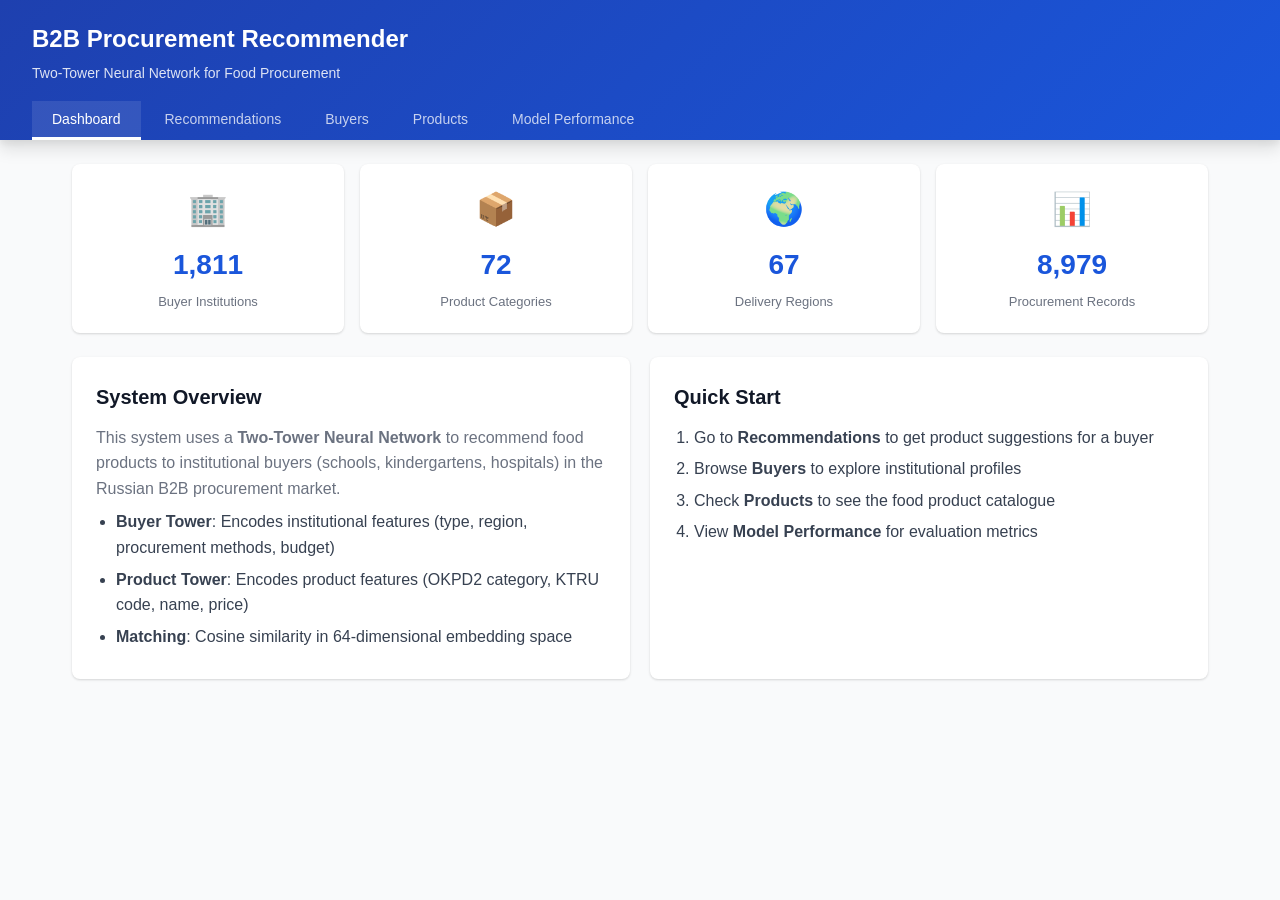
<file: frontend/index.html>
<!DOCTYPE html>
<html lang="en">
<head>
    <meta charset="UTF-8">
    <meta name="viewport" content="width=device-width, initial-scale=1.0">
    <title>B2B Procurement Recommender System</title>
    <link rel="stylesheet" href="src/styles/main.css">
</head>
<body>
    <div id="app">
        <!-- Header -->
        <header class="header">
            <div class="header-content">
                <h1>B2B Procurement Recommender</h1>
                <p class="subtitle">Two-Tower Neural Network for Food Procurement</p>
            </div>
            <nav class="nav">
                <button class="nav-btn active" data-page="dashboard" onclick="showPage('dashboard')">Dashboard</button>
                <button class="nav-btn" data-page="recommend" onclick="showPage('recommend')">Recommendations</button>
                <button class="nav-btn" data-page="buyers" onclick="showPage('buyers')">Buyers</button>
                <button class="nav-btn" data-page="products" onclick="showPage('products')">Products</button>
                <button class="nav-btn" data-page="model" onclick="showPage('model')">Model Performance</button>
            </nav>
        </header>

        <!-- Dashboard Page -->
        <main id="page-dashboard" class="page active">
            <div class="stats-grid">
                <div class="stat-card">
                    <div class="stat-icon">&#x1F3E2;</div>
                    <div class="stat-value" id="stat-buyers">--</div>
                    <div class="stat-label">Buyer Institutions</div>
                </div>
                <div class="stat-card">
                    <div class="stat-icon">&#x1F4E6;</div>
                    <div class="stat-value" id="stat-products">--</div>
                    <div class="stat-label">Product Categories</div>
                </div>
                <div class="stat-card">
                    <div class="stat-icon">&#x1F30D;</div>
                    <div class="stat-value" id="stat-regions">--</div>
                    <div class="stat-label">Delivery Regions</div>
                </div>
                <div class="stat-card">
                    <div class="stat-icon">&#x1F4CA;</div>
                    <div class="stat-value" id="stat-interactions">--</div>
                    <div class="stat-label">Procurement Records</div>
                </div>
            </div>

            <div class="dashboard-grid">
                <div class="card">
                    <h2>System Overview</h2>
                    <p>This system uses a <strong>Two-Tower Neural Network</strong> to recommend food products to institutional buyers (schools, kindergartens, hospitals) in the Russian B2B procurement market.</p>
                    <ul>
                        <li><strong>Buyer Tower</strong>: Encodes institutional features (type, region, procurement methods, budget)</li>
                        <li><strong>Product Tower</strong>: Encodes product features (OKPD2 category, KTRU code, name, price)</li>
                        <li><strong>Matching</strong>: Cosine similarity in 64-dimensional embedding space</li>
                    </ul>
                </div>
                <div class="card">
                    <h2>Quick Start</h2>
                    <ol>
                        <li>Go to <strong>Recommendations</strong> to get product suggestions for a buyer</li>
                        <li>Browse <strong>Buyers</strong> to explore institutional profiles</li>
                        <li>Check <strong>Products</strong> to see the food product catalogue</li>
                        <li>View <strong>Model Performance</strong> for evaluation metrics</li>
                    </ol>
                </div>
            </div>
        </main>

        <!-- Recommendations Page -->
        <main id="page-recommend" class="page">
            <div class="card">
                <h2>Get Recommendations</h2>
                <div class="search-bar">
                    <input type="text" id="inn-input" placeholder="Enter Buyer INN (e.g., 7821007633)" />
                    <select id="k-select">
                        <option value="5">Top 5</option>
                        <option value="10" selected>Top 10</option>
                        <option value="20">Top 20</option>
                    </select>
                    <label class="checkbox-label">
                        <input type="checkbox" id="exclude-purchased" checked />
                        Exclude already purchased
                    </label>
                    <button class="btn-primary" onclick="getRecommendations()">Get Recommendations</button>
                </div>
            </div>

            <div id="rec-loading" class="loading hidden">Loading recommendations...</div>
            <div id="rec-error" class="error hidden"></div>

            <div id="rec-results" class="hidden">
                <div class="card">
                    <h3>Buyer Profile</h3>
                    <div id="buyer-info" class="buyer-info"></div>
                </div>
                <div class="card">
                    <h3>Recommended Products</h3>
                    <div id="rec-table-container"></div>
                </div>
            </div>
        </main>

        <!-- Buyers Page -->
        <main id="page-buyers" class="page">
            <div class="card">
                <h2>Buyer Institutions</h2>
                <div class="search-bar">
                    <input type="text" id="buyer-search-region" placeholder="Filter by region..." />
                    <select id="buyer-search-type">
                        <option value="">All types</option>
                        <option value="preschool">Preschool (MBDOU)</option>
                        <option value="school">School (MBOU)</option>
                        <option value="hospital">Hospital (GBUZ)</option>
                        <option value="federal_institution">Federal Institution</option>
                        <option value="budget_institution">Budget Institution</option>
                    </select>
                    <button class="btn-primary" onclick="searchBuyers()">Search</button>
                </div>
            </div>
            <div id="buyers-loading" class="loading hidden">Loading buyers...</div>
            <div id="buyers-table-container" class="card"></div>
        </main>

        <!-- Products Page -->
        <main id="page-products" class="page">
            <div class="card">
                <h2>Food Product Catalogue</h2>
                <p>All OKPD2 food product categories available in the system.</p>
            </div>
            <div id="products-loading" class="loading hidden">Loading products...</div>
            <div id="products-table-container" class="card"></div>
        </main>

        <!-- Model Performance Page -->
        <main id="page-model" class="page">
            <div class="card">
                <h2>Model Performance Comparison</h2>
                <p>Evaluation results comparing the Two-Tower Neural Network against baseline models.</p>
            </div>
            <div id="model-loading" class="loading hidden">Loading metrics...</div>
            <div id="model-metrics" class="dashboard-grid"></div>
        </main>
    </div>

    <script src="src/app.js"></script>
</body>
</html>
</file>
<file: frontend/src/styles/main.css>
/* ── Reset & Base ─────────────────────────────────────────────────────── */
* { margin: 0; padding: 0; box-sizing: border-box; }

:root {
    --primary: #1a56db;
    --primary-light: #e1effe;
    --primary-dark: #1e40af;
    --success: #059669;
    --warning: #d97706;
    --danger: #dc2626;
    --gray-50: #f9fafb;
    --gray-100: #f3f4f6;
    --gray-200: #e5e7eb;
    --gray-300: #d1d5db;
    --gray-500: #6b7280;
    --gray-700: #374151;
    --gray-900: #111827;
    --radius: 8px;
    --shadow: 0 1px 3px rgba(0,0,0,0.1), 0 1px 2px rgba(0,0,0,0.06);
    --shadow-lg: 0 10px 15px rgba(0,0,0,0.1), 0 4px 6px rgba(0,0,0,0.05);
}

body {
    font-family: -apple-system, BlinkMacSystemFont, 'Segoe UI', Roboto, sans-serif;
    background: var(--gray-50);
    color: var(--gray-900);
    line-height: 1.6;
}

/* ── Header ──────────────────────────────────────────────────────────── */
.header {
    background: linear-gradient(135deg, var(--primary-dark), var(--primary));
    color: white;
    padding: 20px 32px 0;
    box-shadow: var(--shadow-lg);
}

.header-content { margin-bottom: 16px; }
.header h1 { font-size: 24px; font-weight: 700; }
.subtitle { font-size: 14px; opacity: 0.85; margin-top: 4px; }

.nav {
    display: flex;
    gap: 4px;
    overflow-x: auto;
}

.nav-btn {
    background: transparent;
    color: rgba(255,255,255,0.75);
    border: none;
    padding: 10px 20px;
    font-size: 14px;
    font-weight: 500;
    cursor: pointer;
    border-bottom: 3px solid transparent;
    transition: all 0.2s;
    white-space: nowrap;
}

.nav-btn:hover { color: white; background: rgba(255,255,255,0.1); }
.nav-btn.active {
    color: white;
    border-bottom-color: white;
    background: rgba(255,255,255,0.1);
}

/* ── Pages ────────────────────────────────────────────────────────────── */
.page { display: none; padding: 24px 32px; max-width: 1200px; margin: 0 auto; }
.page.active { display: block; }

/* ── Cards ────────────────────────────────────────────────────────────── */
.card {
    background: white;
    border-radius: var(--radius);
    padding: 24px;
    margin-bottom: 20px;
    box-shadow: var(--shadow);
}

.card h2 { font-size: 20px; margin-bottom: 12px; color: var(--gray-900); }
.card h3 { font-size: 16px; margin-bottom: 10px; color: var(--gray-700); }
.card p { color: var(--gray-500); margin-bottom: 8px; }
.card ul, .card ol { padding-left: 20px; color: var(--gray-700); }
.card li { margin-bottom: 6px; }

/* ── Stats Grid ──────────────────────────────────────────────────────── */
.stats-grid {
    display: grid;
    grid-template-columns: repeat(auto-fit, minmax(220px, 1fr));
    gap: 16px;
    margin-bottom: 24px;
}

.stat-card {
    background: white;
    border-radius: var(--radius);
    padding: 20px;
    text-align: center;
    box-shadow: var(--shadow);
    transition: transform 0.2s;
}

.stat-card:hover { transform: translateY(-2px); box-shadow: var(--shadow-lg); }
.stat-icon { font-size: 32px; margin-bottom: 8px; }
.stat-value { font-size: 28px; font-weight: 700; color: var(--primary); }
.stat-label { font-size: 13px; color: var(--gray-500); margin-top: 4px; }

/* ── Dashboard Grid ──────────────────────────────────────────────────── */
.dashboard-grid {
    display: grid;
    grid-template-columns: repeat(auto-fit, minmax(350px, 1fr));
    gap: 20px;
}

/* ── Search Bar ──────────────────────────────────────────────────────── */
.search-bar {
    display: flex;
    gap: 12px;
    align-items: center;
    flex-wrap: wrap;
}

.search-bar input[type="text"] {
    flex: 1;
    min-width: 200px;
    padding: 10px 16px;
    border: 1px solid var(--gray-300);
    border-radius: var(--radius);
    font-size: 14px;
    outline: none;
    transition: border-color 0.2s;
}

.search-bar input:focus { border-color: var(--primary); box-shadow: 0 0 0 3px var(--primary-light); }

.search-bar select {
    padding: 10px 12px;
    border: 1px solid var(--gray-300);
    border-radius: var(--radius);
    font-size: 14px;
    background: white;
    cursor: pointer;
}

.checkbox-label {
    display: flex;
    align-items: center;
    gap: 6px;
    font-size: 14px;
    color: var(--gray-700);
    cursor: pointer;
    white-space: nowrap;
}

/* ── Buttons ─────────────────────────────────────────────────────────── */
.btn-primary {
    background: var(--primary);
    color: white;
    border: none;
    padding: 10px 24px;
    border-radius: var(--radius);
    font-size: 14px;
    font-weight: 500;
    cursor: pointer;
    transition: background 0.2s;
    white-space: nowrap;
}

.btn-primary:hover { background: var(--primary-dark); }

.btn-small {
    background: var(--primary-light);
    color: var(--primary);
    border: none;
    padding: 6px 14px;
    border-radius: 6px;
    font-size: 13px;
    cursor: pointer;
    transition: background 0.2s;
}

.btn-small:hover { background: var(--primary); color: white; }

/* ── Tables ──────────────────────────────────────────────────────────── */
.data-table {
    width: 100%;
    border-collapse: collapse;
    font-size: 14px;
}

.data-table th {
    background: var(--gray-50);
    padding: 12px 16px;
    text-align: left;
    font-weight: 600;
    color: var(--gray-700);
    border-bottom: 2px solid var(--gray-200);
    white-space: nowrap;
}

.data-table td {
    padding: 10px 16px;
    border-bottom: 1px solid var(--gray-100);
    color: var(--gray-700);
}

.data-table tr:hover { background: var(--gray-50); }

/* ── Score Bar ────────────────────────────────────────────────────────── */
.score-bar {
    display: flex;
    align-items: center;
    gap: 8px;
}

.score-bar-track {
    flex: 1;
    height: 8px;
    background: var(--gray-200);
    border-radius: 4px;
    overflow: hidden;
    min-width: 60px;
}

.score-bar-fill {
    height: 100%;
    background: var(--primary);
    border-radius: 4px;
    transition: width 0.3s;
}

.score-value { font-size: 13px; font-weight: 600; color: var(--primary); min-width: 48px; }

/* ── Buyer Info ───────────────────────────────────────────────────────── */
.buyer-info {
    display: grid;
    grid-template-columns: repeat(auto-fit, minmax(200px, 1fr));
    gap: 16px;
}

.info-item { padding: 12px; background: var(--gray-50); border-radius: 6px; }
.info-label { font-size: 12px; color: var(--gray-500); text-transform: uppercase; letter-spacing: 0.5px; }
.info-value { font-size: 16px; font-weight: 600; color: var(--gray-900); margin-top: 4px; }

/* ── Metric Card ─────────────────────────────────────────────────────── */
.metric-card {
    background: white;
    border-radius: var(--radius);
    padding: 20px;
    box-shadow: var(--shadow);
}

.metric-card h3 { font-size: 14px; color: var(--gray-500); margin-bottom: 12px; }

.metric-row {
    display: flex;
    justify-content: space-between;
    align-items: center;
    padding: 8px 0;
    border-bottom: 1px solid var(--gray-100);
}

.metric-row:last-child { border-bottom: none; }
.metric-name { font-size: 14px; color: var(--gray-700); }
.metric-val { font-size: 16px; font-weight: 700; }
.metric-val.good { color: var(--success); }
.metric-val.medium { color: var(--warning); }
.metric-val.poor { color: var(--danger); }

/* ── Tags ─────────────────────────────────────────────────────────────── */
.tag {
    display: inline-block;
    padding: 3px 10px;
    border-radius: 12px;
    font-size: 12px;
    font-weight: 500;
}

.tag-preschool { background: #fef3c7; color: #92400e; }
.tag-school { background: #dbeafe; color: #1e40af; }
.tag-hospital { background: #fce7f3; color: #9d174d; }
.tag-federal { background: #d1fae5; color: #065f46; }
.tag-other { background: var(--gray-100); color: var(--gray-700); }

/* ── Loading & Errors ─────────────────────────────────────────────────── */
.loading {
    text-align: center;
    padding: 40px;
    color: var(--gray-500);
    font-size: 16px;
}

.error {
    background: #fef2f2;
    color: var(--danger);
    padding: 16px;
    border-radius: var(--radius);
    margin-bottom: 16px;
}

.hidden { display: none !important; }

/* ── Responsive ──────────────────────────────────────────────────────── */
@media (max-width: 768px) {
    .header { padding: 16px 16px 0; }
    .page { padding: 16px; }
    .stats-grid { grid-template-columns: repeat(2, 1fr); }
    .dashboard-grid { grid-template-columns: 1fr; }
    .search-bar { flex-direction: column; }
    .search-bar input, .search-bar select, .btn-primary { width: 100%; }
    .data-table { font-size: 12px; }
    .data-table th, .data-table td { padding: 8px; }
}
</file>
